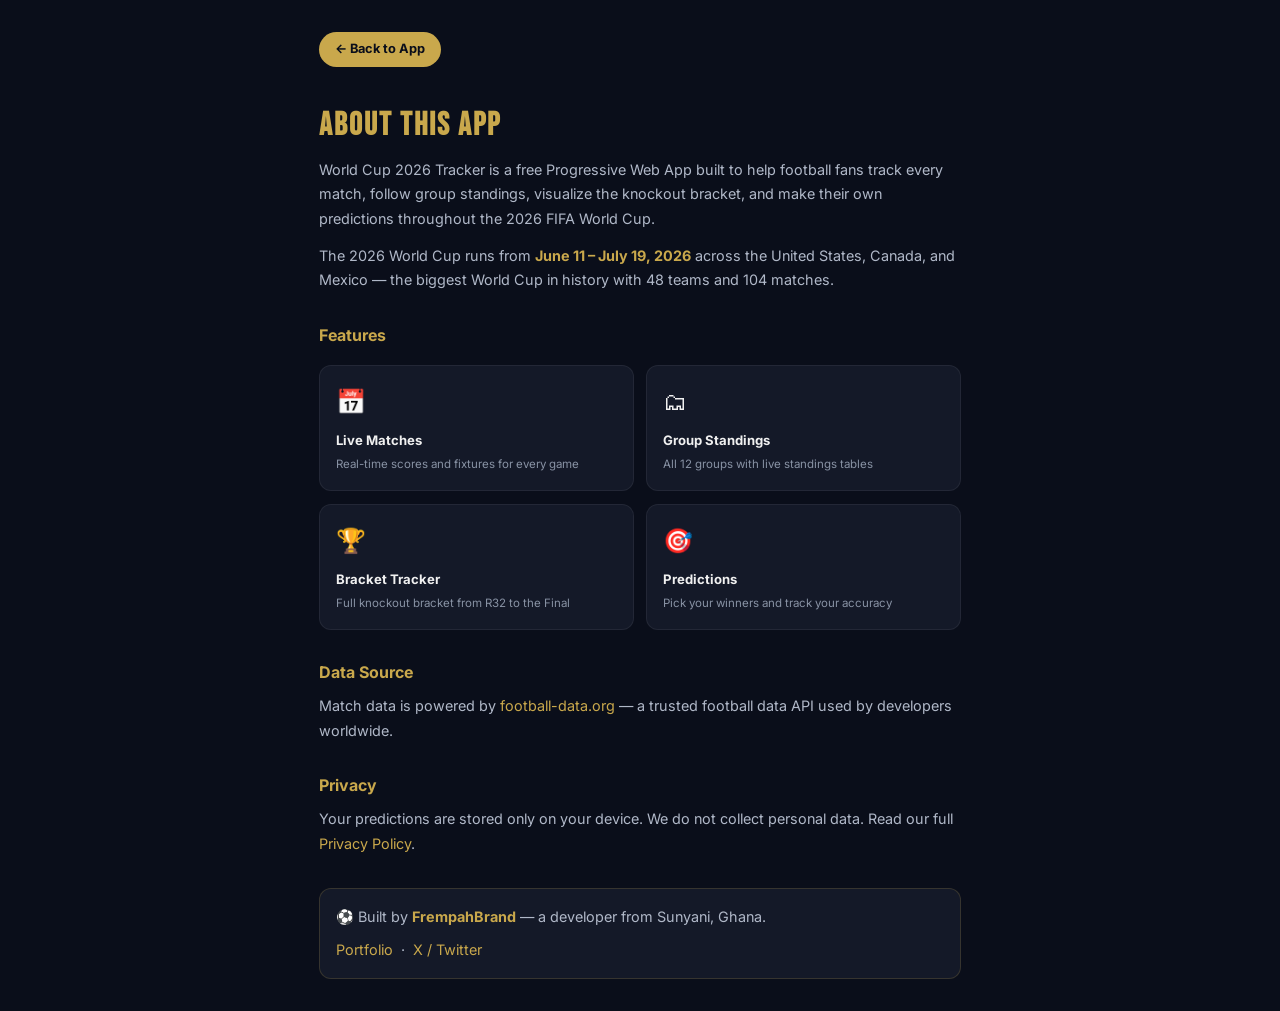
<file: about.html>
<!DOCTYPE html>
<html lang="en">
<head>
  <meta charset="UTF-8"/>
  <meta name="viewport" content="width=device-width, initial-scale=1.0"/>
  <title>About — World Cup 2026 Tracker</title>
  <link href="https://fonts.googleapis.com/css2?family=Bebas+Neue&family=Inter:wght@400;600;700&display=swap" rel="stylesheet"/>
  <style>
    *,*::before,*::after{box-sizing:border-box;margin:0;padding:0}
    body{background:#0a0e1a;color:#f0f0f0;font-family:'Inter',sans-serif;max-width:680px;margin:0 auto;padding:2rem 1.2rem;line-height:1.7}
    h1{font-family:'Bebas Neue',sans-serif;font-size:2rem;color:#c9a84c;letter-spacing:2px;margin-bottom:0.3rem}
    h2{font-size:1rem;color:#c9a84c;margin:1.8rem 0 0.5rem;font-weight:700}
    p{color:#b0b8c8;font-size:0.9rem;margin-bottom:0.8rem}
    a{color:#c9a84c;text-decoration:none}
    .back-btn{display:inline-block;margin-bottom:2rem;padding:0.4rem 1rem;background:#c9a84c;color:#0a0e1a;border-radius:20px;font-size:0.8rem;font-weight:700}
    .feature-grid{display:grid;grid-template-columns:1fr 1fr;gap:0.8rem;margin:1rem 0}
    .feature-card{background:#141928;border:1px solid #ffffff10;border-radius:12px;padding:1rem}
    .feature-icon{font-size:1.5rem;margin-bottom:0.4rem}
    .feature-title{font-size:0.82rem;font-weight:700;color:#f0f0f0}
    .feature-desc{font-size:0.72rem;color:#8892a4;margin-top:0.2rem}
    .built-by{margin-top:2rem;padding:1rem;background:#141928;border:1px solid #c9a84c30;border-radius:12px}
    .built-by p{margin:0}
  </style>
  <script async src="https://pagead2.googlesyndication.com/pagead/js/adsbygoogle.js?client=ca-pub-2372762959680180"
     crossorigin="anonymous"></script>

</head>
<body>
  <a class="back-btn" href="/">← Back to App</a>
  <h1>About This App</h1>
  <p>World Cup 2026 Tracker is a free Progressive Web App built to help football fans track every match, follow group standings, visualize the knockout bracket, and make their own predictions throughout the 2026 FIFA World Cup.</p>
  <p>The 2026 World Cup runs from <strong style="color:#c9a84c">June 11 – July 19, 2026</strong> across the United States, Canada, and Mexico — the biggest World Cup in history with 48 teams and 104 matches.</p>
  <h2>Features</h2>
  <div class="feature-grid">
    <div class="feature-card"><div class="feature-icon">📅</div><div class="feature-title">Live Matches</div><div class="feature-desc">Real-time scores and fixtures for every game</div></div>
    <div class="feature-card"><div class="feature-icon">🗂</div><div class="feature-title">Group Standings</div><div class="feature-desc">All 12 groups with live standings tables</div></div>
    <div class="feature-card"><div class="feature-icon">🏆</div><div class="feature-title">Bracket Tracker</div><div class="feature-desc">Full knockout bracket from R32 to the Final</div></div>
    <div class="feature-card"><div class="feature-icon">🎯</div><div class="feature-title">Predictions</div><div class="feature-desc">Pick your winners and track your accuracy</div></div>
  </div>
  <h2>Data Source</h2>
  <p>Match data is powered by <a href="https://www.football-data.org" target="_blank">football-data.org</a> — a trusted football data API used by developers worldwide.</p>
  <h2>Privacy</h2>
  <p>Your predictions are stored only on your device. We do not collect personal data. Read our full <a href="/privacy.html">Privacy Policy</a>.</p>
  <div class="built-by">
    <p>⚽ Built by <strong style="color:#c9a84c">FrempahBrand</strong> — a developer from Sunyani, Ghana.</p>
    <p style="margin-top:0.5rem">
      <a href="https://frempah.github.io/Landing-page-/" target="_blank">Portfolio</a> &nbsp;·&nbsp;
      <a href="https://x.com/frempahbrand_" target="_blank">X / Twitter</a>
    </p>
  </div>
</body>
</html>
</file>
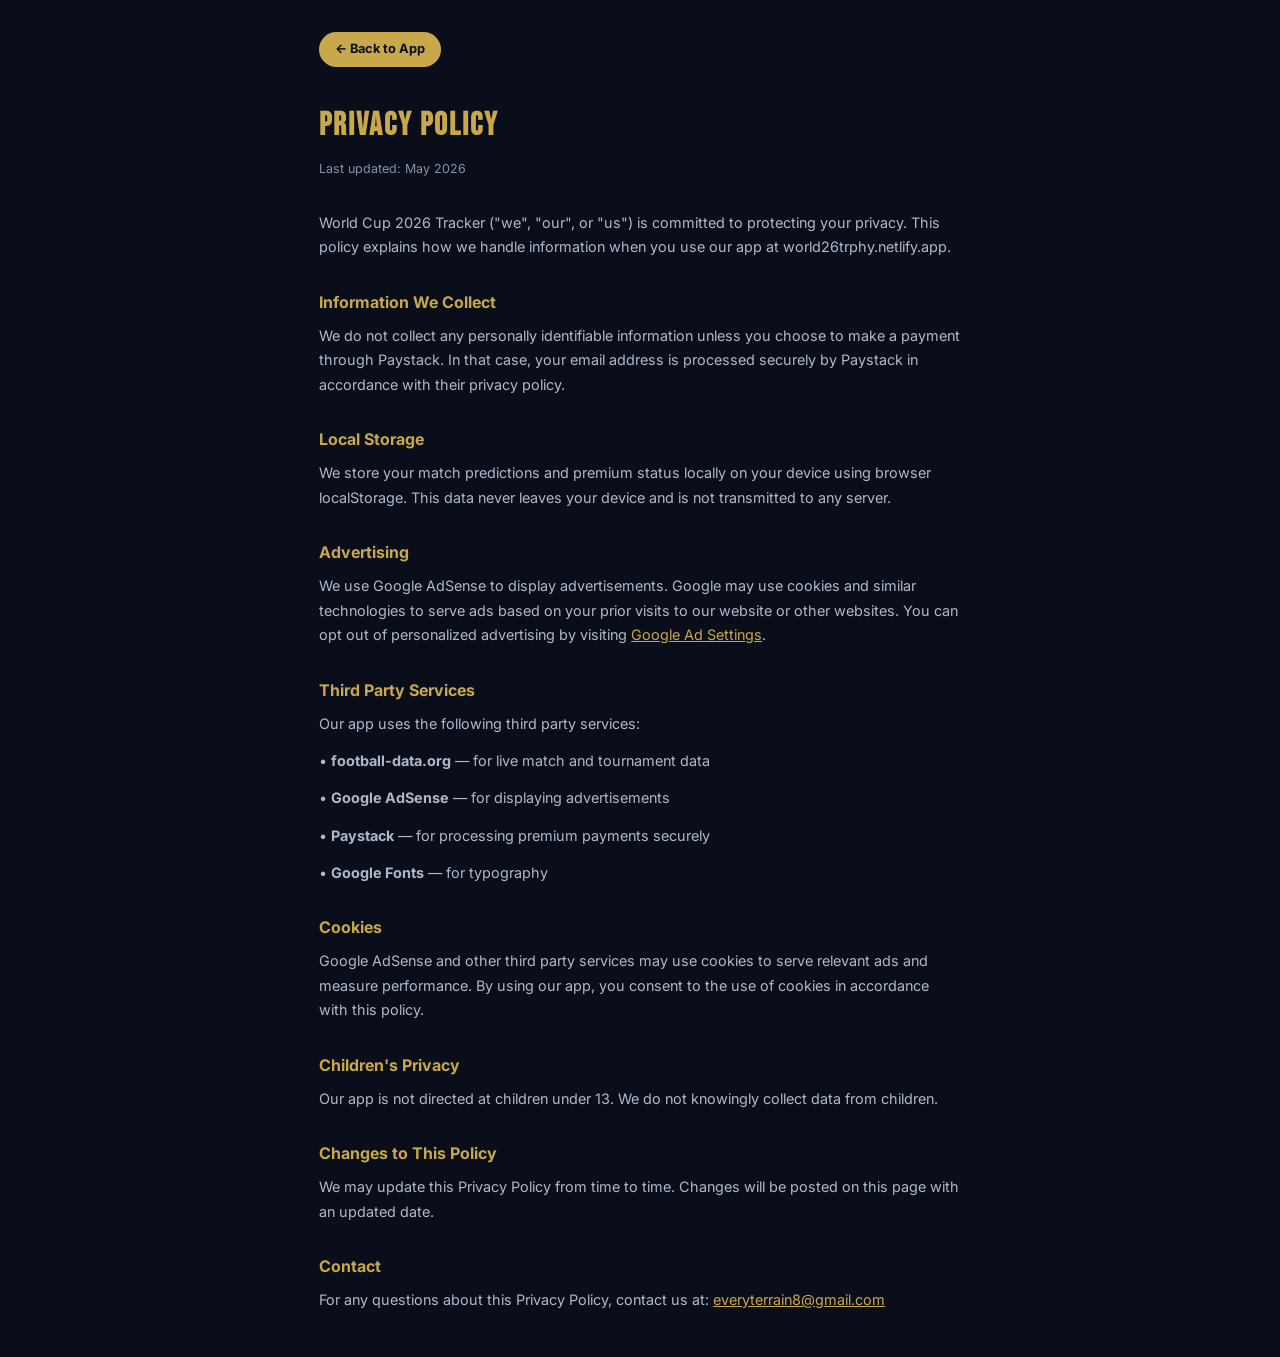
<file: privacy.html>
<!DOCTYPE html>
<html lang="en">
<head>
  <meta charset="UTF-8"/>
  <meta name="viewport" content="width=device-width, initial-scale=1.0"/>
  <title>Privacy Policy — World Cup 2026 Tracker</title>
  <link href="https://fonts.googleapis.com/css2?family=Bebas+Neue&family=Inter:wght@400;600;700&display=swap" rel="stylesheet"/>
  <style>
    *,*::before,*::after{box-sizing:border-box;margin:0;padding:0}
    body{background:#0a0e1a;color:#f0f0f0;font-family:'Inter',sans-serif;max-width:680px;margin:0 auto;padding:2rem 1.2rem;line-height:1.7}
    h1{font-family:'Bebas Neue',sans-serif;font-size:2rem;color:#c9a84c;letter-spacing:2px;margin-bottom:0.3rem}
    h2{font-size:1rem;color:#c9a84c;margin:1.8rem 0 0.5rem;font-weight:700}
    p{color:#b0b8c8;font-size:0.9rem;margin-bottom:0.8rem}
    .date{font-size:0.78rem;color:#8892a4;margin-bottom:2rem}
    a{color:#c9a84c}
    .back-btn{display:inline-block;margin-bottom:2rem;padding:0.4rem 1rem;background:#c9a84c;color:#0a0e1a;border-radius:20px;text-decoration:none;font-size:0.8rem;font-weight:700}
  </style>
</head>
<body>
  <a class="back-btn" href="/">← Back to App</a>
  <h1>Privacy Policy</h1>
  <p class="date">Last updated: May 2026</p>
  <p>World Cup 2026 Tracker ("we", "our", or "us") is committed to protecting your privacy. This policy explains how we handle information when you use our app at world26trphy.netlify.app.</p>
  <h2>Information We Collect</h2>
  <p>We do not collect any personally identifiable information unless you choose to make a payment through Paystack. In that case, your email address is processed securely by Paystack in accordance with their privacy policy.</p>
  <h2>Local Storage</h2>
  <p>We store your match predictions and premium status locally on your device using browser localStorage. This data never leaves your device and is not transmitted to any server.</p>
  <h2>Advertising</h2>
  <p>We use Google AdSense to display advertisements. Google may use cookies and similar technologies to serve ads based on your prior visits to our website or other websites. You can opt out of personalized advertising by visiting <a href="https://www.google.com/settings/ads" target="_blank">Google Ad Settings</a>.</p>
  <h2>Third Party Services</h2>
  <p>Our app uses the following third party services:</p>
  <p>• <strong>football-data.org</strong> — for live match and tournament data</p>
  <p>• <strong>Google AdSense</strong> — for displaying advertisements</p>
  <p>• <strong>Paystack</strong> — for processing premium payments securely</p>
  <p>• <strong>Google Fonts</strong> — for typography</p>
  <h2>Cookies</h2>
  <p>Google AdSense and other third party services may use cookies to serve relevant ads and measure performance. By using our app, you consent to the use of cookies in accordance with this policy.</p>
  <h2>Children's Privacy</h2>
  <p>Our app is not directed at children under 13. We do not knowingly collect data from children.</p>
  <h2>Changes to This Policy</h2>
  <p>We may update this Privacy Policy from time to time. Changes will be posted on this page with an updated date.</p>
  <h2>Contact</h2>
  <p>For any questions about this Privacy Policy, contact us at: <a href="mailto:everyterrain8@gmail.com">everyterrain8@gmail.com</a></p>
</body>
</html>
</file>
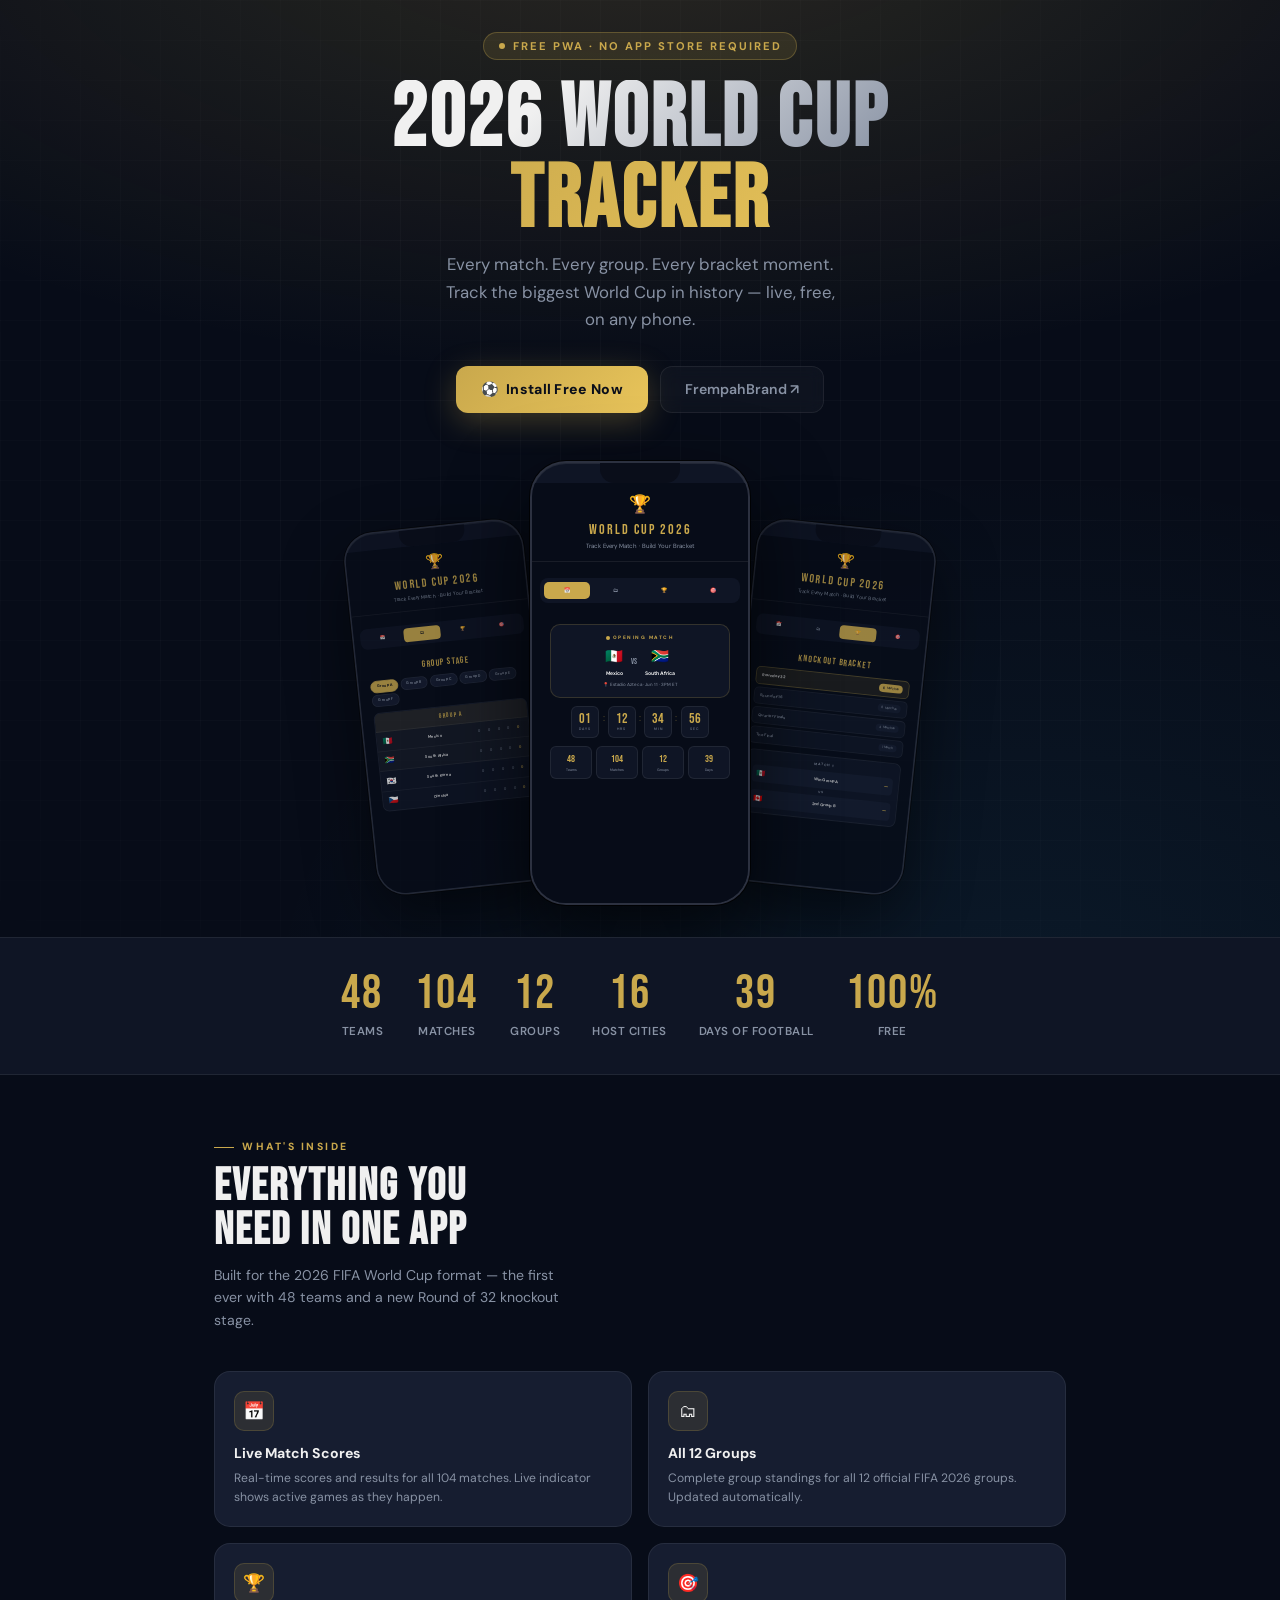
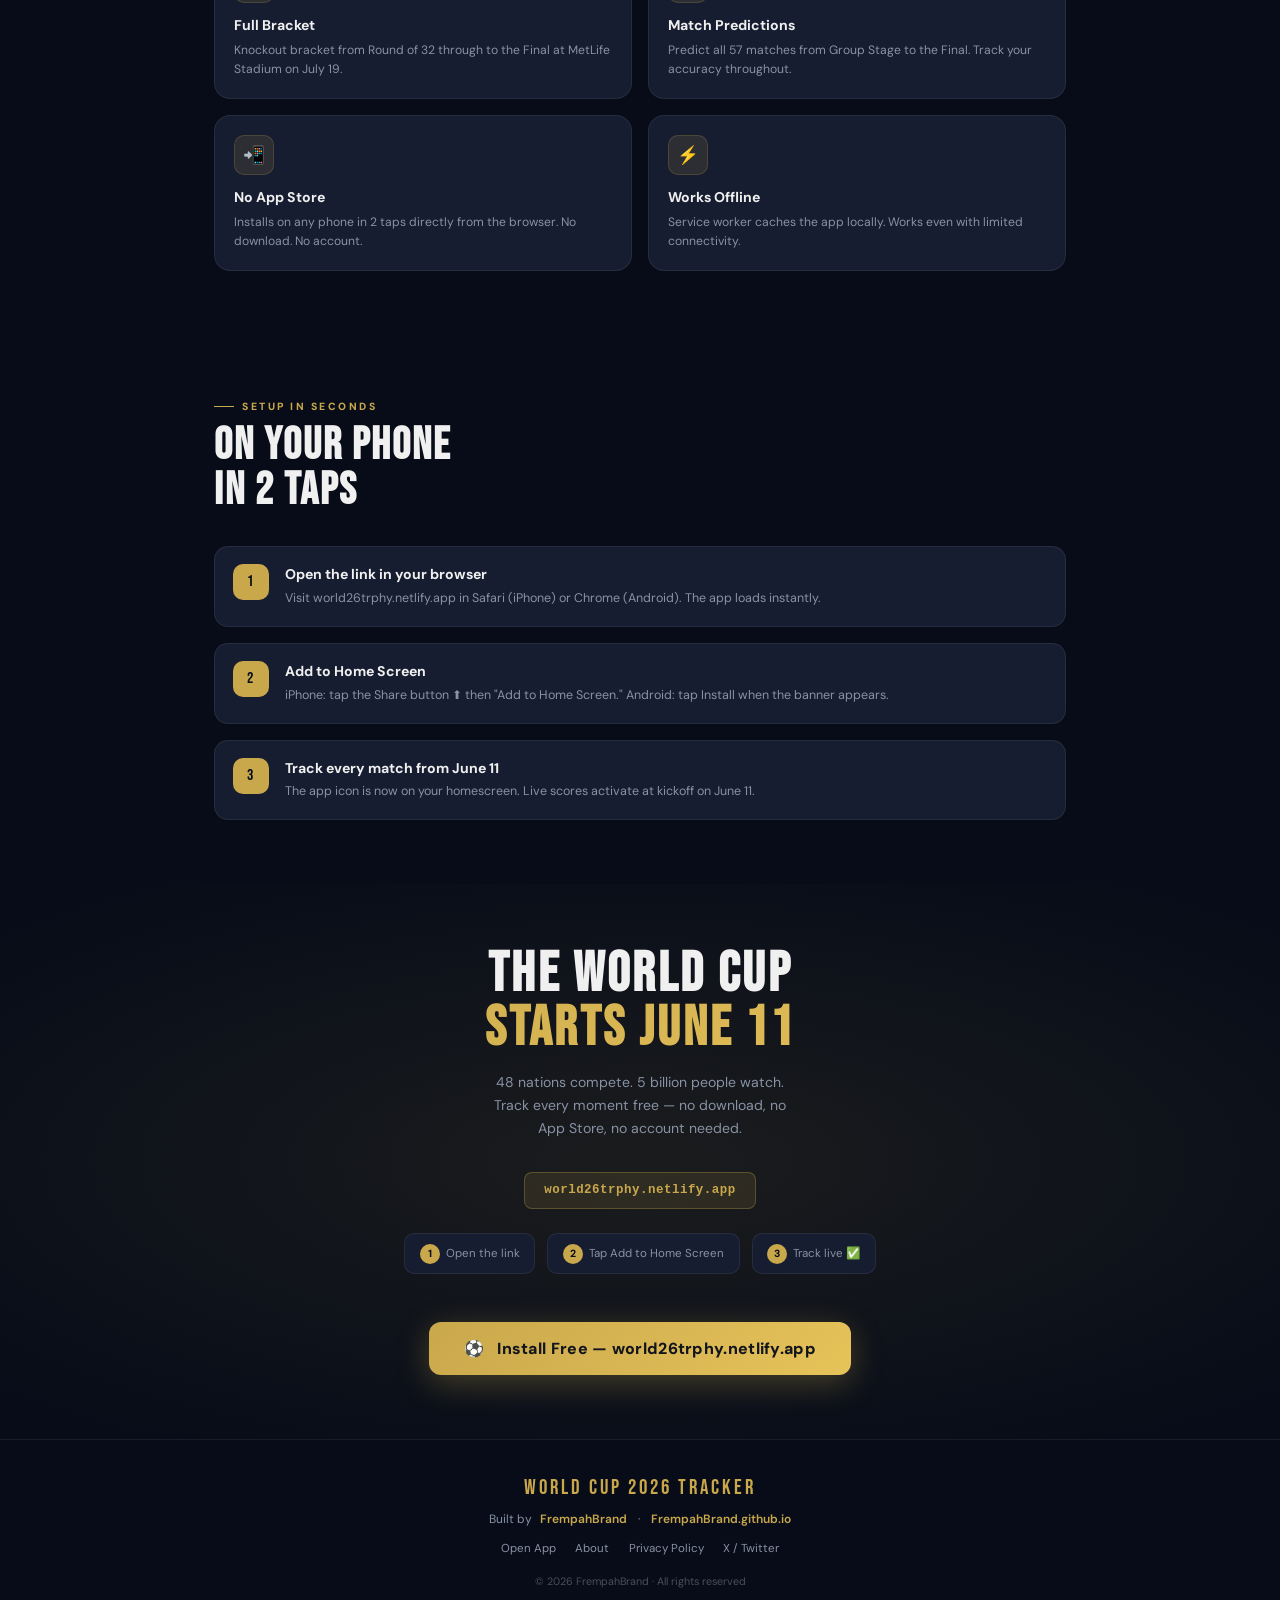
<file: showcase.html>
<!DOCTYPE html>
<html lang="en">
<head>
<meta charset="UTF-8">
<meta name="viewport" content="width=device-width,initial-scale=1">
<title>World Cup 2026 Tracker — FrempahBrand</title>
<link href="https://fonts.googleapis.com/css2?family=Bebas+Neue&family=DM+Sans:wght@300;400;500;600;700&display=swap" rel="stylesheet">
<style>
*,*::before,*::after{box-sizing:border-box;margin:0;padding:0}
:root{
  --bg:#070c18;
  --surface:#0f1525;
  --card:#161d30;
  --gold:#c9a84c;
  --gold2:#e8c45a;
  --gold-dim:rgba(201,168,76,.12);
  --gold-glow:rgba(201,168,76,.25);
  --text:#f0f0f0;
  --muted:#8892a4;
  --border:rgba(255,255,255,.07);
  --green:#4ade80;
  --blue:#38bdf8;
  --red:#f87171;
  --font-d:'Bebas Neue',sans-serif;
  --font-b:'DM Sans',sans-serif;
}
html{scroll-behavior:smooth}
body{
  background:var(--bg);
  color:var(--text);
  font-family:var(--font-b);
  line-height:1.5;
  overflow-x:hidden;
}

/* ─── HERO ─────────────────────────────────────────── */
.hero{
  min-height:100vh;
  display:flex;
  flex-direction:column;
  align-items:center;
  justify-content:center;
  padding:2rem 1.5rem 1rem;
  position:relative;
  overflow:hidden;
  text-align:center;
}
.hero-bg{
  position:absolute;inset:0;
  background:
    radial-gradient(ellipse 80% 50% at 50% -10%,rgba(201,168,76,.18),transparent),
    radial-gradient(ellipse 60% 60% at 80% 110%,rgba(56,189,248,.08),transparent);
  pointer-events:none;
}
.hero-grid{
  position:absolute;inset:0;
  background-image:
    linear-gradient(rgba(255,255,255,.025) 1px,transparent 1px),
    linear-gradient(90deg,rgba(255,255,255,.025) 1px,transparent 1px);
  background-size:40px 40px;
  pointer-events:none;
  mask-image:radial-gradient(ellipse 80% 80% at 50% 50%,black 40%,transparent 100%);
  -webkit-mask-image:radial-gradient(ellipse 80% 80% at 50% 50%,black 40%,transparent 100%);
}

.eyebrow{
  display:inline-flex;align-items:center;gap:.5rem;
  padding:.3rem .9rem;
  background:var(--gold-dim);
  border:1px solid rgba(201,168,76,.3);
  border-radius:99px;
  font-size:.7rem;font-weight:700;
  color:var(--gold);letter-spacing:2px;
  text-transform:uppercase;
  margin-bottom:1.2rem;
  position:relative;z-index:1;
}
.eyebrow-dot{
  width:6px;height:6px;border-radius:50%;
  background:var(--gold);
  animation:blink 2s ease infinite;
}
@keyframes blink{0%,100%{opacity:1}50%{opacity:.3}}

.hero-title{
  font-family:var(--font-d);
  font-size:clamp(2.8rem,8vw,5.5rem);
  line-height:.92;
  letter-spacing:3px;
  position:relative;z-index:1;
  margin-bottom:.6rem;
}
.hero-title .line1{
  display:block;
  background:linear-gradient(135deg,#f0f0f0 30%,var(--muted));
  -webkit-background-clip:text;-webkit-text-fill-color:transparent;
}
.hero-title .line2{
  display:block;
  background:linear-gradient(135deg,var(--gold),var(--gold2));
  -webkit-background-clip:text;-webkit-text-fill-color:transparent;
}
.hero-sub{
  font-size:clamp(.85rem,2.5vw,1.05rem);
  color:var(--muted);
  max-width:400px;
  line-height:1.65;
  position:relative;z-index:1;
  margin-bottom:2rem;
}

.hero-ctas{
  display:flex;gap:.75rem;flex-wrap:wrap;
  justify-content:center;
  position:relative;z-index:1;
  margin-bottom:3rem;
}
.btn-primary{
  display:inline-flex;align-items:center;gap:.5rem;
  padding:.75rem 1.6rem;
  background:linear-gradient(135deg,var(--gold),var(--gold2));
  border-radius:12px;color:#0a0e1a;
  font-size:.88rem;font-weight:800;
  letter-spacing:.3px;
  text-decoration:none;
  transition:transform .15s,box-shadow .15s;
  box-shadow:0 8px 32px rgba(201,168,76,.3);
}
.btn-primary:hover{transform:translateY(-2px);box-shadow:0 12px 40px rgba(201,168,76,.4)}
.btn-primary:active{transform:scale(.97)}

.btn-ghost{
  display:inline-flex;align-items:center;gap:.5rem;
  padding:.75rem 1.5rem;
  border:1px solid var(--border);
  border-radius:12px;color:var(--muted);
  font-size:.88rem;font-weight:600;
  text-decoration:none;
  background:rgba(255,255,255,.03);
  backdrop-filter:blur(8px);
  transition:all .2s;
}
.btn-ghost:hover{border-color:rgba(201,168,76,.4);color:var(--gold)}

/* ─── PHONE MOCKUP STAGE ───────────────────────────── */
.phone-stage{
  position:relative;z-index:1;
  display:flex;align-items:flex-end;justify-content:center;
  gap:-20px;
  margin-bottom:1rem;
  width:100%;max-width:700px;
}

.phone-wrap{
  position:relative;
  flex-shrink:0;
}
.phone-wrap.center{
  z-index:10;transform:translateY(0) scale(1);
}
.phone-wrap.left{
  z-index:5;
  transform:translateX(30px) translateY(24px) rotate(-6deg) scale(.82);
  opacity:.75;
}
.phone-wrap.right{
  z-index:5;
  transform:translateX(-30px) translateY(24px) rotate(6deg) scale(.82);
  opacity:.75;
}

.phone{
  width:220px;
  background:#0f1525;
  border-radius:36px;
  border:2px solid rgba(255,255,255,.12);
  box-shadow:
    0 0 0 1px rgba(0,0,0,.8),
    0 30px 80px rgba(0,0,0,.7),
    inset 0 1px 0 rgba(255,255,255,.08);
  overflow:hidden;
  position:relative;
}
.phone-notch{
  width:80px;height:20px;
  background:#0a0e1a;
  border-radius:0 0 14px 14px;
  margin:0 auto;
  position:relative;z-index:5;
}
.phone-screen{
  background:var(--bg);
  min-height:420px;
  overflow:hidden;
}

/* ── Screen: Countdown ── */
.s-countdown{padding:.75rem .6rem;}
.s-header{
  display:flex;flex-direction:column;align-items:center;
  padding:.5rem .4rem .6rem;
  border-bottom:1px solid var(--border);
  margin-bottom:.6rem;
}
.s-trophy{font-size:1.1rem;margin-bottom:.1rem;}
.s-htitle{
  font-family:var(--font-d);font-size:.9rem;
  color:var(--gold);letter-spacing:2px;
}
.s-hsub{font-size:.38rem;color:var(--muted);margin-top:.1rem;}

.s-tabs{
  display:flex;gap:.2rem;
  padding:.25rem;background:var(--surface);
  border-radius:8px;margin-bottom:.6rem;
}
.s-tab{
  flex:1;padding:.28rem .2rem;
  border-radius:5px;
  font-size:.32rem;font-weight:600;
  color:var(--muted);text-align:center;
}
.s-tab.on{background:var(--gold);color:#0a0e1a;font-weight:800;}

.cd-mini-match{
  background:var(--surface);border:1px solid rgba(201,168,76,.2);
  border-radius:10px;padding:.55rem .5rem;
  text-align:center;margin-bottom:.5rem;
}
.cd-mini-badge{
  font-size:.3rem;font-weight:800;color:var(--gold);
  letter-spacing:1.5px;text-transform:uppercase;
  margin-bottom:.3rem;
  display:flex;align-items:center;justify-content:center;gap:.2rem;
}
.cd-mini-dot{
  width:4px;height:4px;border-radius:50%;
  background:var(--gold);animation:blink 2s infinite;
}
.cd-mini-teams{
  display:flex;align-items:center;justify-content:center;
  gap:.5rem;margin-bottom:.25rem;
}
.cd-mini-team{display:flex;flex-direction:column;align-items:center;gap:.15rem;}
.cd-mini-flag{font-size:.9rem;}
.cd-mini-name{font-size:.32rem;font-weight:700;}
.cd-mini-vs{font-size:.5rem;color:var(--muted);font-family:var(--font-d);}
.cd-mini-info{font-size:.28rem;color:var(--muted);}

.cd-mini-timer{
  display:flex;align-items:center;justify-content:center;
  gap:.2rem;margin-bottom:.5rem;
}
.cd-mini-unit{
  display:flex;flex-direction:column;align-items:center;
  background:var(--surface);border:1px solid var(--border);
  border-radius:6px;padding:.35rem .3rem;min-width:28px;
}
.cd-mini-num{
  font-family:var(--font-d);font-size:.85rem;
  color:var(--gold);line-height:1;
}
.cd-mini-lbl{font-size:.22rem;color:var(--muted);letter-spacing:1px;text-transform:uppercase;}
.cd-mini-sep{font-family:var(--font-d);font-size:.7rem;color:rgba(201,168,76,.3);margin-bottom:.5rem;}

.cd-mini-stats{display:flex;gap:.2rem;}
.cd-mini-stat{
  flex:1;background:var(--surface);border:1px solid var(--border);
  border-radius:6px;padding:.3rem .2rem;text-align:center;
}
.cd-mini-sn{font-family:var(--font-d);font-size:.65rem;color:var(--gold);}
.cd-mini-sl{font-size:.22rem;color:var(--muted);}

/* ── Screen: Groups ── */
.s-groups{padding:.5rem .4rem;}
.s-ghead{
  font-family:var(--font-d);font-size:.7rem;color:var(--gold);
  letter-spacing:1.5px;margin-bottom:.35rem;
}
.s-pills{display:flex;flex-wrap:wrap;gap:.15rem;margin-bottom:.45rem;}
.s-pill{
  padding:.18rem .4rem;background:var(--card);
  border:1px solid var(--border);border-radius:99px;
  font-size:.28rem;font-weight:700;color:var(--muted);
}
.s-pill.on{background:var(--gold);color:#0a0e1a;border-color:var(--gold);}
.s-gtable{
  background:var(--surface);border:1px solid var(--border);
  border-radius:8px;overflow:hidden;
}
.s-gthead{
  padding:.3rem .4rem;
  background:var(--gold-dim);border-bottom:1px solid var(--border);
}
.s-gtlabel{font-family:var(--font-d);font-size:.5rem;color:var(--gold);letter-spacing:1.5px;}
.s-gtr{
  display:flex;align-items:center;
  padding:.28rem .4rem;
  border-bottom:1px solid var(--border);
  font-size:.3rem;
}
.s-gtr:last-child{border-bottom:none;}
.s-gtr.qualify{background:rgba(201,168,76,.04);}
.s-gtr-flag{font-size:.6rem;margin-right:.25rem;}
.s-gtr-name{flex:1;font-weight:600;font-size:.3rem;}
.s-gtr-stat{width:12px;text-align:center;color:var(--muted);font-size:.28rem;}
.s-gtr-pts{color:var(--gold);font-weight:800;}

/* ── Screen: Bracket ── */
.s-bracket{padding:.5rem .4rem;}
.s-bhead{font-family:var(--font-d);font-size:.7rem;color:var(--gold);letter-spacing:1.5px;margin-bottom:.35rem;}
.s-rounds{display:flex;flex-direction:column;gap:.2rem;margin-bottom:.45rem;}
.s-round{
  display:flex;justify-content:space-between;align-items:center;
  padding:.3rem .4rem;background:var(--surface);
  border:1px solid var(--border);border-radius:6px;
}
.s-round.on{background:var(--gold-dim);border-color:rgba(201,168,76,.35);}
.s-round-l{font-size:.3rem;font-weight:700;color:var(--muted);}
.s-round.on .s-round-l{color:var(--text);}
.s-round-c{
  font-size:.26rem;background:var(--card);color:var(--muted);
  padding:.1rem .3rem;border-radius:99px;
}
.s-round.on .s-round-c{background:var(--gold);color:#0a0e1a;}
.s-bcard{
  background:var(--surface);border:1px solid var(--border);
  border-radius:8px;padding:.4rem;
}
.s-bnum{font-size:.26rem;font-weight:800;color:var(--muted);letter-spacing:.8px;margin-bottom:.3rem;}
.s-bteam{
  display:flex;align-items:center;justify-content:space-between;
  background:var(--card);border-radius:5px;padding:.25rem .3rem;
}
.s-bflag{font-size:.55rem;}
.s-bname{font-size:.3rem;font-weight:700;flex:1;margin-left:.2rem;}
.s-bscore{font-family:var(--font-d);font-size:.55rem;color:var(--gold);}
.s-bdiv{
  display:flex;align-items:center;justify-content:center;
  padding:.12rem 0;font-size:.24rem;color:var(--muted);font-weight:800;letter-spacing:1.5px;
}

/* ─── STATS STRIP ──────────────────────────────────── */
.stats-strip{
  display:flex;justify-content:center;flex-wrap:wrap;
  gap:.5rem 2rem;
  padding:2rem 1.5rem;
  border-top:1px solid var(--border);
  border-bottom:1px solid var(--border);
  background:var(--surface);
}
.stat-item{text-align:center;}
.stat-n{
  font-family:var(--font-d);font-size:clamp(1.8rem,5vw,3rem);
  color:var(--gold);letter-spacing:2px;line-height:1;
  display:block;
}
.stat-l{font-size:.72rem;color:var(--muted);font-weight:600;letter-spacing:.5px;}

/* ─── FEATURES ─────────────────────────────────────── */
.features{
  padding:4rem 1.5rem;
  max-width:900px;margin:0 auto;
}
.section-eyebrow{
  font-size:.65rem;font-weight:800;color:var(--gold);
  letter-spacing:2.5px;text-transform:uppercase;
  margin-bottom:.6rem;
  display:flex;align-items:center;gap:.5rem;
}
.section-eyebrow::before{
  content:'';display:block;width:20px;height:1px;background:var(--gold);
}
.section-title{
  font-family:var(--font-d);
  font-size:clamp(1.8rem,5vw,2.8rem);
  letter-spacing:2px;
  margin-bottom:.6rem;
  line-height:1;
}
.section-sub{font-size:.88rem;color:var(--muted);max-width:360px;line-height:1.6;margin-bottom:2.5rem;}

.feat-grid{
  display:grid;
  grid-template-columns:repeat(2,1fr);
  gap:1rem;
}
.feat-card{
  background:var(--card);
  border:1px solid var(--border);
  border-radius:16px;
  padding:1.2rem;
  transition:border-color .2s,transform .2s;
}
.feat-card:hover{border-color:rgba(201,168,76,.3);transform:translateY(-2px);}
.feat-icon-wrap{
  width:40px;height:40px;
  border-radius:10px;
  background:var(--gold-dim);
  border:1px solid rgba(201,168,76,.2);
  display:flex;align-items:center;justify-content:center;
  margin-bottom:.75rem;
  font-size:1.1rem;
}
.feat-title{font-size:.88rem;font-weight:700;margin-bottom:.3rem;}
.feat-body{font-size:.76rem;color:var(--muted);line-height:1.55;}

/* ─── SCREENS CAROUSEL ─────────────────────────────── */
.screens{
  padding:3rem 0;
  background:var(--surface);
  overflow:hidden;
}
.screens-inner{padding:0 1.5rem;max-width:900px;margin:0 auto;}
.screens-label{
  font-family:var(--font-d);font-size:clamp(1.5rem,4vw,2.2rem);
  letter-spacing:2px;margin-bottom:.4rem;
}
.screens-sub{font-size:.82rem;color:var(--muted);margin-bottom:2rem;}
.screens-row{
  display:flex;gap:1rem;
  overflow-x:auto;
  padding-bottom:1rem;
  -webkit-overflow-scrolling:touch;
  scrollbar-width:none;
}
.screens-row::-webkit-scrollbar{display:none;}

.screen-card{
  flex-shrink:0;
  background:var(--card);
  border:1px solid var(--border);
  border-radius:14px;
  overflow:hidden;
  width:180px;
}
.screen-label{
  padding:.55rem .75rem;
  border-bottom:1px solid var(--border);
  font-size:.72rem;font-weight:700;
  color:var(--gold);
  display:flex;align-items:center;gap:.35rem;
}
.screen-label-dot{
  width:5px;height:5px;border-radius:50%;
  background:var(--gold);
}
.screen-preview{
  height:160px;background:var(--bg);
  padding:.5rem;
  overflow:hidden;
}

/* ─── HOW IT WORKS ─────────────────────────────────── */
.how{
  padding:4rem 1.5rem;
  max-width:900px;margin:0 auto;
}
.steps{display:flex;flex-direction:column;gap:1rem;margin-top:2rem;}
.step{
  display:flex;align-items:flex-start;gap:1rem;
  background:var(--card);border:1px solid var(--border);
  border-radius:14px;padding:1.1rem;
}
.step-num{
  width:36px;height:36px;border-radius:10px;
  background:var(--gold);color:#0a0e1a;
  font-family:var(--font-d);font-size:1rem;letter-spacing:1px;
  display:flex;align-items:center;justify-content:center;
  flex-shrink:0;
}
.step-body{}
.step-title{font-size:.88rem;font-weight:700;margin-bottom:.2rem;}
.step-text{font-size:.78rem;color:var(--muted);line-height:1.55;}

/* ─── CTA SECTION ──────────────────────────────────── */
.cta-section{
  padding:4rem 1.5rem;
  text-align:center;
  position:relative;overflow:hidden;
}
.cta-bg{
  position:absolute;inset:0;
  background:radial-gradient(ellipse 70% 60% at 50% 50%,rgba(201,168,76,.1),transparent);
  pointer-events:none;
}
.cta-title{
  font-family:var(--font-d);
  font-size:clamp(2rem,6vw,3.5rem);
  letter-spacing:3px;
  line-height:.95;
  margin-bottom:1rem;
  position:relative;z-index:1;
}
.cta-title span{
  display:block;
  background:linear-gradient(135deg,var(--gold),var(--gold2));
  -webkit-background-clip:text;-webkit-text-fill-color:transparent;
}
.cta-sub{
  font-size:.88rem;color:var(--muted);max-width:320px;
  margin:0 auto 2rem;line-height:1.65;
  position:relative;z-index:1;
}
.cta-url{
  display:inline-block;
  padding:.5rem 1.2rem;
  background:var(--gold-dim);
  border:1px solid rgba(201,168,76,.3);
  border-radius:8px;
  font-size:.78rem;font-weight:700;color:var(--gold);
  font-family:monospace;letter-spacing:.5px;
  margin-bottom:1.5rem;
  position:relative;z-index:1;
}
.cta-install{
  display:flex;gap:.75rem;flex-wrap:wrap;justify-content:center;
  position:relative;z-index:1;
}
.install-step{
  display:flex;align-items:center;gap:.4rem;
  background:var(--card);border:1px solid var(--border);
  border-radius:10px;padding:.6rem .9rem;
}
.install-num{
  width:20px;height:20px;border-radius:50%;
  background:var(--gold);color:#0a0e1a;
  font-size:.65rem;font-weight:800;
  display:flex;align-items:center;justify-content:center;
  flex-shrink:0;
}
.install-txt{font-size:.72rem;color:var(--muted);}

/* ─── FOOTER ───────────────────────────────────────── */
footer{
  padding:2rem 1.5rem;
  border-top:1px solid var(--border);
  text-align:center;
}
.footer-logo{
  font-family:var(--font-d);font-size:1.3rem;
  color:var(--gold);letter-spacing:3px;
  margin-bottom:.4rem;
}
.footer-dev{
  font-size:.75rem;color:var(--muted);
  margin-bottom:.75rem;
  display:flex;align-items:center;justify-content:center;gap:.5rem;
  flex-wrap:wrap;
}
.footer-dev a{color:var(--gold);text-decoration:none;font-weight:600;}
.footer-dev a:hover{text-decoration:underline;}
.footer-links{
  display:flex;gap:1.2rem;justify-content:center;flex-wrap:wrap;
  font-size:.72rem;
}
.footer-links a{color:var(--muted);text-decoration:none;transition:color .2s;}
.footer-links a:hover{color:var(--gold);}
.footer-copy{margin-top:1rem;font-size:.67rem;color:rgba(136,146,164,.5);}

/* ─── RESPONSIVE ───────────────────────────────────── */
@media(max-width:480px){
  .feat-grid{grid-template-columns:1fr;}
  .phone-wrap.left,.phone-wrap.right{display:none;}
  .phone-stage{justify-content:center;}
}
</style>
</head>
<body>

<!-- ═══════════ HERO ═══════════ -->
<section class="hero">
  <div class="hero-bg"></div>
  <div class="hero-grid"></div>

  <div class="eyebrow">
    <div class="eyebrow-dot"></div>
    FREE PWA · NO APP STORE REQUIRED
  </div>

  <h1 class="hero-title">
    <span class="line1">2026 WORLD CUP</span>
    <span class="line2">TRACKER</span>
  </h1>
  <p class="hero-sub">
    Every match. Every group. Every bracket moment.
    Track the biggest World Cup in history — live,
    free, on any phone.
  </p>

  <div class="hero-ctas">
    <a href="https://world26trphy.netlify.app/" target="_blank" class="btn-primary">
      ⚽ &nbsp;Install Free Now
    </a>
    <a href="https://frempah.github.io/LandingPage./" target="_blank" class="btn-ghost">
      FrempahBrand ↗
    </a>
  </div>

  <!-- Three-phone mockup -->
  <div class="phone-stage">

    <!-- Left phone — Groups screen -->
    <div class="phone-wrap left">
      <div class="phone">
        <div class="phone-notch"></div>
        <div class="phone-screen">
          <div class="s-header">
            <div class="s-trophy">🏆</div>
            <div class="s-htitle">WORLD CUP 2026</div>
            <div class="s-hsub">Track Every Match · Build Your Bracket</div>
          </div>
          <div style="padding:.4rem .5rem;">
            <div class="s-tabs">
              <div class="s-tab">📅</div>
              <div class="s-tab on">🗂</div>
              <div class="s-tab">🏆</div>
              <div class="s-tab">🎯</div>
            </div>
            <div class="s-groups">
              <div class="s-ghead">GROUP STAGE</div>
              <div class="s-pills">
                <div class="s-pill on">Group A</div>
                <div class="s-pill">Group B</div>
                <div class="s-pill">Group C</div>
                <div class="s-pill">Group D</div>
                <div class="s-pill">Group E</div>
                <div class="s-pill">Group F</div>
              </div>
              <div class="s-gtable">
                <div class="s-gthead"><div class="s-gtlabel">GROUP A</div></div>
                <div class="s-gtr qualify">
                  <span class="s-gtr-flag">🇲🇽</span>
                  <span class="s-gtr-name">Mexico</span>
                  <span class="s-gtr-stat">0</span><span class="s-gtr-stat">0</span>
                  <span class="s-gtr-stat">0</span><span class="s-gtr-stat">0</span>
                  <span class="s-gtr-stat s-gtr-pts">0</span>
                </div>
                <div class="s-gtr qualify">
                  <span class="s-gtr-flag">🇿🇦</span>
                  <span class="s-gtr-name">South Africa</span>
                  <span class="s-gtr-stat">0</span><span class="s-gtr-stat">0</span>
                  <span class="s-gtr-stat">0</span><span class="s-gtr-stat">0</span>
                  <span class="s-gtr-stat s-gtr-pts">0</span>
                </div>
                <div class="s-gtr">
                  <span class="s-gtr-flag">🇰🇷</span>
                  <span class="s-gtr-name">South Korea</span>
                  <span class="s-gtr-stat">0</span><span class="s-gtr-stat">0</span>
                  <span class="s-gtr-stat">0</span><span class="s-gtr-stat">0</span>
                  <span class="s-gtr-stat s-gtr-pts">0</span>
                </div>
                <div class="s-gtr">
                  <span class="s-gtr-flag">🇨🇿</span>
                  <span class="s-gtr-name">Czechia</span>
                  <span class="s-gtr-stat">0</span><span class="s-gtr-stat">0</span>
                  <span class="s-gtr-stat">0</span><span class="s-gtr-stat">0</span>
                  <span class="s-gtr-stat s-gtr-pts">0</span>
                </div>
              </div>
            </div>
          </div>
        </div>
      </div>
    </div>

    <!-- Center phone — Countdown / Matches screen -->
    <div class="phone-wrap center">
      <div class="phone">
        <div class="phone-notch"></div>
        <div class="phone-screen">
          <div class="s-header">
            <div class="s-trophy">🏆</div>
            <div class="s-htitle">WORLD CUP 2026</div>
            <div class="s-hsub">Track Every Match · Build Your Bracket</div>
          </div>
          <div style="padding:.4rem .5rem;">
            <div class="s-tabs">
              <div class="s-tab on">📅</div>
              <div class="s-tab">🗂</div>
              <div class="s-tab">🏆</div>
              <div class="s-tab">🎯</div>
            </div>
            <div class="s-countdown">
              <div class="cd-mini-match">
                <div class="cd-mini-badge">
                  <div class="cd-mini-dot"></div>
                  OPENING MATCH
                </div>
                <div class="cd-mini-teams">
                  <div class="cd-mini-team">
                    <div class="cd-mini-flag">🇲🇽</div>
                    <div class="cd-mini-name">Mexico</div>
                  </div>
                  <div class="cd-mini-vs">VS</div>
                  <div class="cd-mini-team">
                    <div class="cd-mini-flag">🇿🇦</div>
                    <div class="cd-mini-name">South Africa</div>
                  </div>
                </div>
                <div class="cd-mini-info">📍 Estadio Azteca · Jun 11 · 3PM ET</div>
              </div>
              <div class="cd-mini-timer">
                <div class="cd-mini-unit">
                  <div class="cd-mini-num" id="cd-d">01</div>
                  <div class="cd-mini-lbl">DAYS</div>
                </div>
                <div class="cd-mini-sep">:</div>
                <div class="cd-mini-unit">
                  <div class="cd-mini-num" id="cd-h">12</div>
                  <div class="cd-mini-lbl">HRS</div>
                </div>
                <div class="cd-mini-sep">:</div>
                <div class="cd-mini-unit">
                  <div class="cd-mini-num" id="cd-m">34</div>
                  <div class="cd-mini-lbl">MIN</div>
                </div>
                <div class="cd-mini-sep">:</div>
                <div class="cd-mini-unit">
                  <div class="cd-mini-num" id="cd-s">56</div>
                  <div class="cd-mini-lbl">SEC</div>
                </div>
              </div>
              <div class="cd-mini-stats">
                <div class="cd-mini-stat"><div class="cd-mini-sn">48</div><div class="cd-mini-sl">Teams</div></div>
                <div class="cd-mini-stat"><div class="cd-mini-sn">104</div><div class="cd-mini-sl">Matches</div></div>
                <div class="cd-mini-stat"><div class="cd-mini-sn">12</div><div class="cd-mini-sl">Groups</div></div>
                <div class="cd-mini-stat"><div class="cd-mini-sn">39</div><div class="cd-mini-sl">Days</div></div>
              </div>
            </div>
          </div>
        </div>
      </div>
    </div>

    <!-- Right phone — Bracket screen -->
    <div class="phone-wrap right">
      <div class="phone">
        <div class="phone-notch"></div>
        <div class="phone-screen">
          <div class="s-header">
            <div class="s-trophy">🏆</div>
            <div class="s-htitle">WORLD CUP 2026</div>
            <div class="s-hsub">Track Every Match · Build Your Bracket</div>
          </div>
          <div style="padding:.4rem .5rem;">
            <div class="s-tabs">
              <div class="s-tab">📅</div>
              <div class="s-tab">🗂</div>
              <div class="s-tab on">🏆</div>
              <div class="s-tab">🎯</div>
            </div>
            <div class="s-bracket">
              <div class="s-bhead">KNOCKOUT BRACKET</div>
              <div class="s-rounds">
                <div class="s-round on">
                  <div class="s-round-l">Round of 32</div>
                  <div class="s-round-c">16 Matches</div>
                </div>
                <div class="s-round">
                  <div class="s-round-l">Round of 16</div>
                  <div class="s-round-c">8 Matches</div>
                </div>
                <div class="s-round">
                  <div class="s-round-l">Quarter Finals</div>
                  <div class="s-round-c">4 Matches</div>
                </div>
                <div class="s-round">
                  <div class="s-round-l">The Final</div>
                  <div class="s-round-c">1 Match</div>
                </div>
              </div>
              <div class="s-bcard">
                <div class="s-bnum">MATCH 1</div>
                <div class="s-bteam">
                  <span class="s-bflag">🇲🇽</span>
                  <span class="s-bname">Win Group A</span>
                  <span class="s-bscore">—</span>
                </div>
                <div class="s-bdiv">VS</div>
                <div class="s-bteam">
                  <span class="s-bflag">🇨🇦</span>
                  <span class="s-bname">2nd Group B</span>
                  <span class="s-bscore">—</span>
                </div>
              </div>
            </div>
          </div>
        </div>
      </div>
    </div>

  </div><!-- /phone-stage -->
</section>

<!-- ═══════════ STATS STRIP ═══════════ -->
<div class="stats-strip">
  <div class="stat-item">
    <span class="stat-n">48</span>
    <span class="stat-l">TEAMS</span>
  </div>
  <div class="stat-item">
    <span class="stat-n">104</span>
    <span class="stat-l">MATCHES</span>
  </div>
  <div class="stat-item">
    <span class="stat-n">12</span>
    <span class="stat-l">GROUPS</span>
  </div>
  <div class="stat-item">
    <span class="stat-n">16</span>
    <span class="stat-l">HOST CITIES</span>
  </div>
  <div class="stat-item">
    <span class="stat-n">39</span>
    <span class="stat-l">DAYS OF FOOTBALL</span>
  </div>
  <div class="stat-item">
    <span class="stat-n">100%</span>
    <span class="stat-l">FREE</span>
  </div>
</div>

<!-- ═══════════ FEATURES ═══════════ -->
<section class="features">
  <div class="section-eyebrow">What's inside</div>
  <h2 class="section-title">EVERYTHING YOU<br>NEED IN ONE APP</h2>
  <p class="section-sub">
    Built for the 2026 FIFA World Cup format —
    the first ever with 48 teams and a new
    Round of 32 knockout stage.
  </p>
  <div class="feat-grid">
    <div class="feat-card">
      <div class="feat-icon-wrap">📅</div>
      <div class="feat-title">Live Match Scores</div>
      <div class="feat-body">
        Real-time scores and results for all 104 matches.
        Live indicator shows active games as they happen.
      </div>
    </div>
    <div class="feat-card">
      <div class="feat-icon-wrap">🗂</div>
      <div class="feat-title">All 12 Groups</div>
      <div class="feat-body">
        Complete group standings for all 12 official
        FIFA 2026 groups. Updated automatically.
      </div>
    </div>
    <div class="feat-card">
      <div class="feat-icon-wrap">🏆</div>
      <div class="feat-title">Full Bracket</div>
      <div class="feat-body">
        Knockout bracket from Round of 32 through
        to the Final at MetLife Stadium on July 19.
      </div>
    </div>
    <div class="feat-card">
      <div class="feat-icon-wrap">🎯</div>
      <div class="feat-title">Match Predictions</div>
      <div class="feat-body">
        Predict all 57 matches from Group Stage
        to the Final. Track your accuracy throughout.
      </div>
    </div>
    <div class="feat-card">
      <div class="feat-icon-wrap">📲</div>
      <div class="feat-title">No App Store</div>
      <div class="feat-body">
        Installs on any phone in 2 taps directly
        from the browser. No download. No account.
      </div>
    </div>
    <div class="feat-card">
      <div class="feat-icon-wrap">⚡</div>
      <div class="feat-title">Works Offline</div>
      <div class="feat-body">
        Service worker caches the app locally.
        Works even with limited connectivity.
      </div>
    </div>
  </div>
</section>

<!-- ═══════════ HOW IT WORKS ═══════════ -->
<section class="how">
  <div class="section-eyebrow">Setup in seconds</div>
  <h2 class="section-title">ON YOUR PHONE<br>IN 2 TAPS</h2>
  <div class="steps">
    <div class="step">
      <div class="step-num">1</div>
      <div class="step-body">
        <div class="step-title">Open the link in your browser</div>
        <div class="step-text">
          Visit world26trphy.netlify.app in Safari (iPhone)
          or Chrome (Android). The app loads instantly.
        </div>
      </div>
    </div>
    <div class="step">
      <div class="step-num">2</div>
      <div class="step-body">
        <div class="step-title">Add to Home Screen</div>
        <div class="step-text">
          iPhone: tap the Share button ⬆ then "Add to Home Screen."
          Android: tap Install when the banner appears.
        </div>
      </div>
    </div>
    <div class="step">
      <div class="step-num">3</div>
      <div class="step-body">
        <div class="step-title">Track every match from June 11</div>
        <div class="step-text">
          The app icon is now on your homescreen.
          Live scores activate at kickoff on June 11.
        </div>
      </div>
    </div>
  </div>
</section>

<!-- ═══════════ CTA ═══════════ -->
<section class="cta-section">
  <div class="cta-bg"></div>
  <h2 class="cta-title">
    THE WORLD CUP<br>
    <span>STARTS JUNE 11</span>
  </h2>
  <p class="cta-sub">
    48 nations compete. 5 billion people watch.
    Track every moment free — no download,
    no App Store, no account needed.
  </p>
  <div class="cta-url">world26trphy.netlify.app</div>
  <div class="cta-install">
    <div class="install-step">
      <div class="install-num">1</div>
      <div class="install-txt">Open the link</div>
    </div>
    <div class="install-step">
      <div class="install-num">2</div>
      <div class="install-txt">Tap Add to Home Screen</div>
    </div>
    <div class="install-step">
      <div class="install-num">3</div>
      <div class="install-txt">Track live ✅</div>
    </div>
  </div>
  <br><br>
  <a href="https://world26trphy.netlify.app/" target="_blank" class="btn-primary" style="font-size:1rem;padding:.9rem 2.2rem;">
    ⚽ &nbsp; Install Free — world26trphy.netlify.app
  </a>
</section>

<!-- ═══════════ FOOTER ═══════════ -->
<footer>
  <div class="footer-logo">WORLD CUP 2026 TRACKER</div>
  <div class="footer-dev">
    Built by
    <a href="https://frempah.github.io/LandingPage./" target="_blank">FrempahBrand</a>
    &nbsp;·&nbsp;
    <a href="https://frempah.github.io/LandingPage./" target="_blank">FrempahBrand.github.io</a>
  </div>
  <div class="footer-links">
    <a href="https://world26trphy.netlify.app/" target="_blank">Open App</a>
    <a href="https://world26trphy.netlify.app/about.html" target="_blank">About</a>
    <a href="https://world26trphy.netlify.app/privacy.html" target="_blank">Privacy Policy</a>
    <a href="https://x.com/frempahbrand_" target="_blank">X / Twitter</a>
  </div>
  <div class="footer-copy">© 2026 FrempahBrand · All rights reserved</div>
</footer>

<script>
// Live countdown in the phone mockup
var KICKOFF = new Date('2026-06-11T19:00:00Z').getTime();
function updateCD(){
  var diff = KICKOFF - Date.now();
  if(diff <= 0) return;
  var d = Math.floor(diff/86400000);
  var h = Math.floor((diff%86400000)/3600000);
  var m = Math.floor((diff%3600000)/60000);
  var s = Math.floor((diff%60000)/1000);
  function p(n){return String(n).padStart(2,'0');}
  var ed = document.getElementById('cd-d');
  var eh = document.getElementById('cd-h');
  var em = document.getElementById('cd-m');
  var es = document.getElementById('cd-s');
  if(ed) ed.textContent = d;
  if(eh) eh.textContent = p(h);
  if(em) em.textContent = p(m);
  if(es) es.textContent = p(s);
}
updateCD();
setInterval(updateCD, 1000);
</script>
</body>
</html>
</file>
